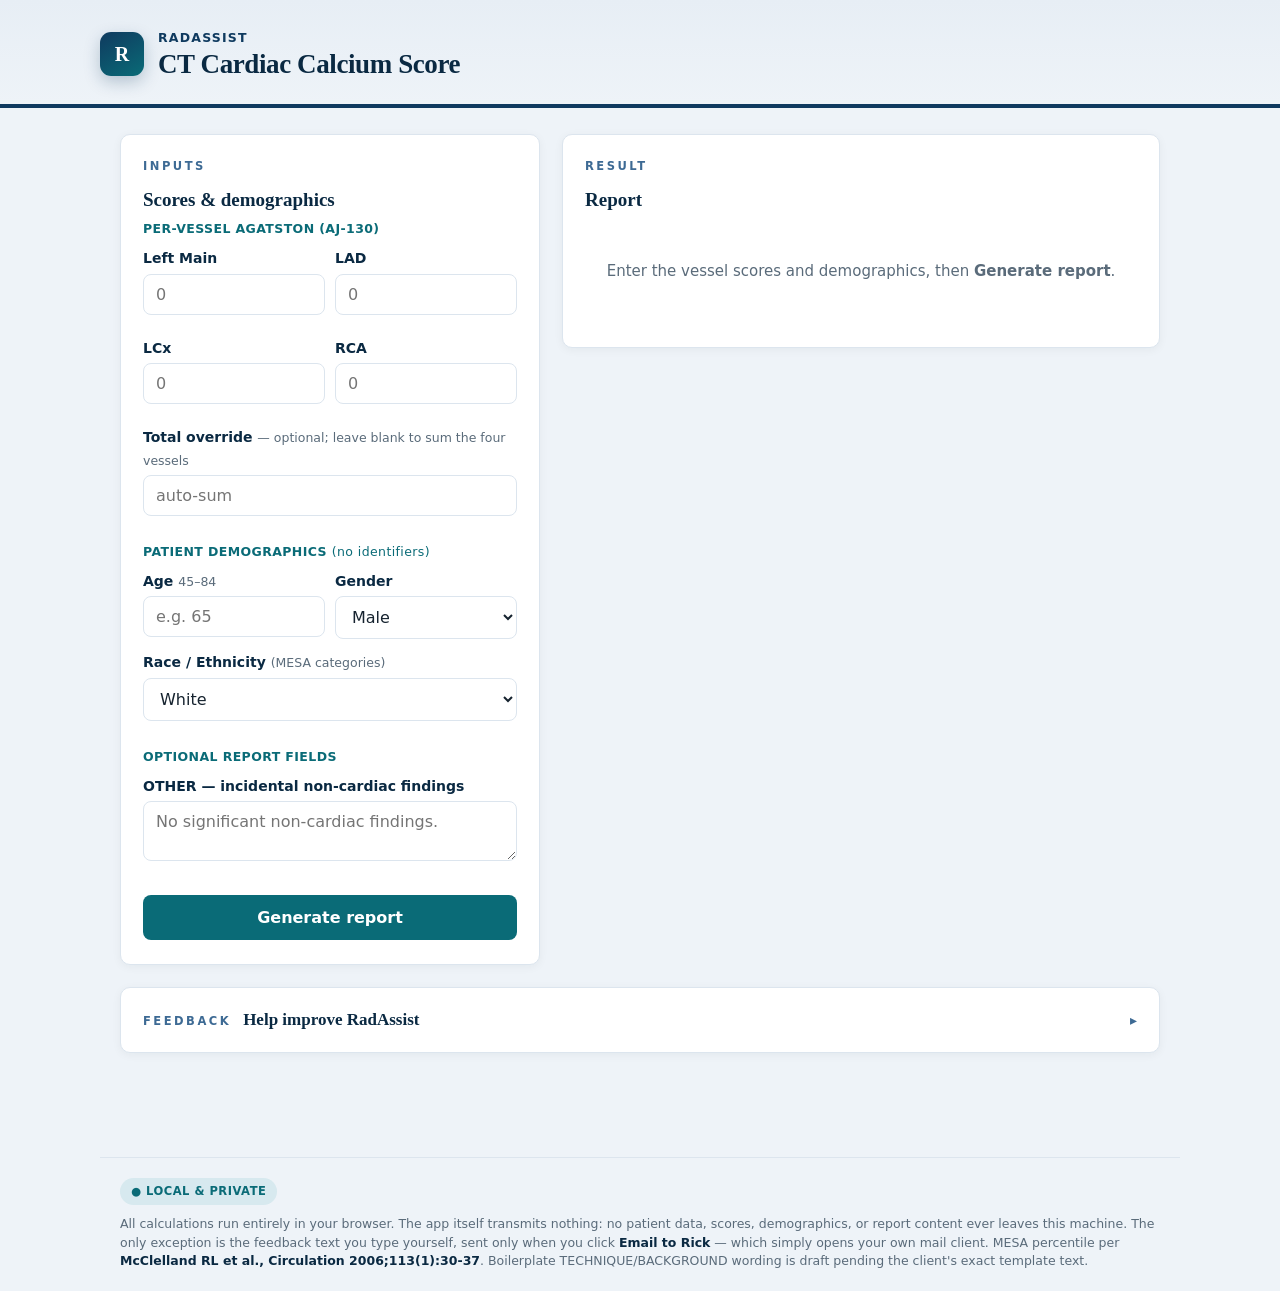
<file: index.html>
<!DOCTYPE html>
<html lang="en">
<head>
  <meta charset="UTF-8" />
  <meta name="viewport" content="width=device-width, initial-scale=1" />
  <meta name="robots" content="noindex, nofollow" />
  <title>RadAssist — CT Cardiac Calcium Score</title>
  <meta name="description" content="Local, privacy-first CT cardiac calcium score report generator with MESA CAC percentile." />
  <!-- No external resources: the app must make zero network calls (system
       font stack in styles.css). -->
  <link rel="stylesheet" href="styles.css" />
</head>
<body>
  <header class="site">
    <div class="brandrow">
      <div class="mark" aria-hidden="true">R</div>
      <div>
        <div class="name">RadAssist</div>
        <h1 class="serif">CT Cardiac Calcium Score</h1>
      </div>
    </div>
  </header>

  <main class="wrap">
    <div class="grid">
      <!-- INPUT -->
      <section class="card" aria-labelledby="input-h">
        <p class="eyebrow">Inputs</p>
        <h2 id="input-h">Scores &amp; demographics</h2>

        <form id="calc-form" novalidate>
          <fieldset>
            <legend>Per-vessel Agatston (AJ-130)</legend>
            <div class="vessels">
              <div class="field">
                <label for="leftMain">Left Main</label>
                <input type="number" id="leftMain" name="leftMain" min="0" step="1" inputmode="numeric" placeholder="0" />
              </div>
              <div class="field">
                <label for="lad">LAD</label>
                <input type="number" id="lad" name="lad" min="0" step="1" inputmode="numeric" placeholder="0" />
              </div>
              <div class="field">
                <label for="lcx">LCx</label>
                <input type="number" id="lcx" name="lcx" min="0" step="1" inputmode="numeric" placeholder="0" />
              </div>
              <div class="field">
                <label for="rca">RCA</label>
                <input type="number" id="rca" name="rca" min="0" step="1" inputmode="numeric" placeholder="0" />
              </div>
            </div>
            <div class="field" style="margin-top:10px">
              <label for="totalOverride">Total override
                <span class="hint">— optional; leave blank to sum the four vessels</span>
              </label>
              <input type="number" id="totalOverride" name="totalOverride" min="0" step="1" inputmode="numeric" placeholder="auto-sum" />
            </div>
          </fieldset>

          <fieldset>
            <legend>Patient demographics <span class="hint" style="text-transform:none;font-weight:400">(no identifiers)</span></legend>
            <div class="demo3">
              <div class="field">
                <label for="age">Age <span class="hint">45–84</span></label>
                <input type="number" id="age" name="age" min="45" max="84" step="1" inputmode="numeric" placeholder="e.g. 65" />
              </div>
              <div class="field">
                <label for="gender">Gender</label>
                <select id="gender" name="gender">
                  <option value="male">Male</option>
                  <option value="female">Female</option>
                </select>
              </div>
            </div>
            <div class="field">
              <label for="ethnicity">Race / Ethnicity <span class="hint">(MESA categories)</span></label>
              <select id="ethnicity" name="ethnicity">
                <option value="white">White</option>
                <option value="black">African-American</option>
                <option value="hispanic">Hispanic</option>
                <option value="chinese">Chinese</option>
              </select>
            </div>
          </fieldset>

          <fieldset>
            <legend>Optional report fields</legend>
            <div class="field">
              <label for="other">OTHER — incidental non-cardiac findings</label>
              <textarea id="other" name="other" rows="2" placeholder="No significant non-cardiac findings."></textarea>
            </div>
          </fieldset>

          <button class="btn" type="submit" id="generate">Generate report</button>
          <div id="form-msg" aria-live="polite"></div>
        </form>
      </section>

      <!-- OUTPUT -->
      <section class="card" aria-labelledby="out-h">
        <p class="eyebrow">Result</p>
        <h2 id="out-h">Report</h2>

        <div id="results" hidden>
          <div class="results-head">
            <div class="stat">
              <div class="num" id="stat-total">—</div>
              <div class="lbl">Total aggregate<br />Agatston score</div>
            </div>
            <div class="stat">
              <div class="num" id="stat-pct">—</div>
              <div class="lbl">MESA percentile<br />(age / sex / ethnicity)</div>
            </div>
            <div class="stat">
              <div class="num" id="stat-prob">—</div>
              <div class="lbl">Est. probability of<br />non-zero CAC</div>
            </div>
          </div>

          <div id="result-msg" aria-live="polite"></div>

          <div class="report-tools">
            <button class="btn secondary" type="button" id="copy-btn">Copy report</button>
            <span class="status" id="copy-status" role="status"></span>
          </div>
          <textarea class="report" id="report-text" readonly aria-label="Generated report"></textarea>
        </div>

        <div id="placeholder" class="placeholder">
          Enter the vessel scores and demographics, then <strong>Generate report</strong>.
        </div>
      </section>
    </div>

    <!-- FEEDBACK -->
    <section class="card feedback" aria-labelledby="fb-h">
      <details id="fb-details">
        <summary>
          <span class="eyebrow" style="margin:0">Feedback</span>
          <span class="fb-title serif" id="fb-h">Help improve RadAssist</span>
        </summary>

        <p class="fb-intro">Help improve RadAssist — your notes go straight to Rick.</p>
        <p class="fb-phi">Notes only, please — don't include any patient information.</p>

        <div class="field">
          <label for="fb-worked">What worked well?</label>
          <textarea id="fb-worked" rows="2" maxlength="800"></textarea>
        </div>
        <div class="field">
          <label for="fb-wrong">What was wrong or off in the report?</label>
          <textarea id="fb-wrong" rows="2" maxlength="800"></textarea>
        </div>
        <div class="field">
          <label for="fb-missing">What's missing / what would save you the most time?</label>
          <textarea id="fb-missing" rows="2" maxlength="800"></textarea>
        </div>
        <div class="field">
          <label for="fb-priority">Overall priority for the next build</label>
          <textarea id="fb-priority" rows="2" maxlength="800"></textarea>
        </div>
        <div class="field fb-name">
          <label for="fb-name">Your name <span class="hint">(optional)</span></label>
          <input type="text" id="fb-name" autocomplete="off" maxlength="100" />
        </div>

        <div class="fb-actions">
          <button class="btn secondary" type="button" id="fb-copy">Copy feedback</button>
          <a class="btn secondary" id="fb-email" href="#">Email to Rick</a>
          <button class="btn secondary" type="button" id="fb-download">Download (.txt)</button>
          <span class="status" id="fb-status" role="status"></span>
        </div>
      </details>
    </section>
  </main>

  <footer class="site">
    <span class="privacy">● Local &amp; private</span>
    <p style="margin:10px 0 0">
      All calculations run entirely in your browser. The app itself transmits
      nothing: no patient data, scores, demographics, or report content ever
      leaves this machine. The only exception is the feedback text you type
      yourself, sent only when you click <strong>Email to Rick</strong> — which
      simply opens your own mail client. MESA percentile per
      <strong>McClelland RL et al., Circulation 2006;113(1):30-37</strong>.
      Boilerplate TECHNIQUE/BACKGROUND wording is draft pending the client's
      exact template text.
    </p>
  </footer>

  <script type="module" src="src/app.js"></script>
</body>
</html>
</file>
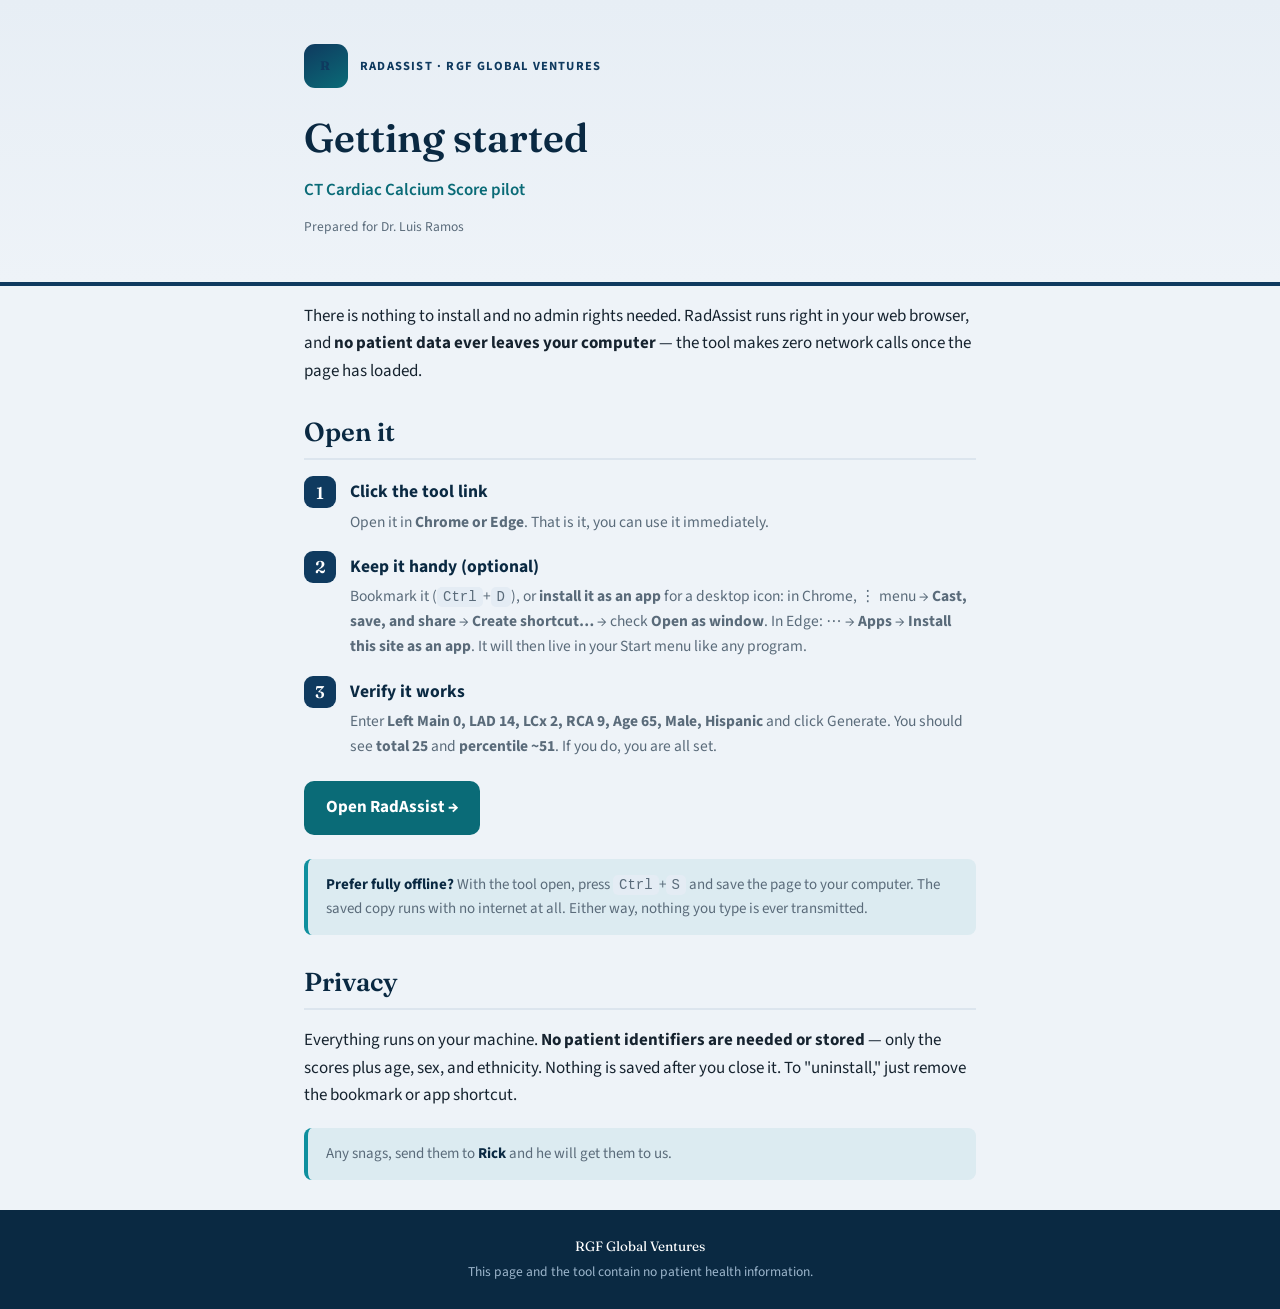
<file: guide-install.html>
<!DOCTYPE html>
<html lang="en">
<head>
<meta charset="utf-8">
<meta name="viewport" content="width=device-width, initial-scale=1">
<meta name="robots" content="noindex, nofollow">
<title>RadAssist — Getting Started / Install</title>
<link rel="preconnect" href="https://fonts.googleapis.com">
<link href="https://fonts.googleapis.com/css2?family=Fraunces:opsz,wght@9..144,500;9..144,600&family=Source+Sans+3:wght@400;600;700&display=swap" rel="stylesheet">
<style>
  :root{--bg:#eef3f8;--card:#fff;--ink:#16232f;--muted:#5a6b7a;--navy:#0f3a5f;--navy-d:#0a2942;--steel:#3d6a94;--teal:#0e8f9e;--teal-d:#0a6b77;--line:#dce5ee;}
  *{box-sizing:border-box;} body{margin:0;background:var(--bg);color:var(--ink);font-family:"Source Sans 3",-apple-system,system-ui,sans-serif;font-size:17px;line-height:1.62;}
  .wrap{max-width:720px;margin:0 auto;padding:0 24px;}
  .serif{font-family:"Fraunces",Georgia,serif;}
  header{background:linear-gradient(180deg,#e7eef5,var(--bg));border-bottom:4px solid var(--navy);padding:44px 24px 30px;}
  .brandrow{display:flex;align-items:center;gap:12px;margin-bottom:18px;}
  .mark{width:44px;height:44px;border-radius:11px;background:linear-gradient(150deg,var(--navy),var(--teal-d));display:grid;place-items:center;color:#fff;font-family:"Fraunces",serif;font-weight:600;font-size:22px;}
  .brandrow span{font-weight:700;letter-spacing:1.2px;color:var(--navy);font-size:12.5px;text-transform:uppercase;}
  h1{font-family:"Fraunces",serif;font-weight:600;font-size:clamp(28px,6vw,40px);margin:0 0 6px;color:var(--navy-d);}
  .sub{color:var(--teal-d);font-weight:600;margin:0;}
  .for{font-size:13.5px;color:var(--muted);margin-top:12px;}
  h2{font-family:"Fraunces",serif;font-weight:600;font-size:clamp(20px,4.5vw,26px);margin:26px 0 8px;color:var(--navy-d);border-bottom:2px solid var(--line);padding-bottom:5px;}
  .step{display:flex;gap:14px;align-items:flex-start;margin:16px 0;}
  .step .n{flex:none;width:32px;height:32px;border-radius:9px;background:var(--navy);color:#fff;font-family:"Fraunces",serif;font-weight:600;display:grid;place-items:center;}
  .step h3{margin:2px 0 3px;font-size:17.5px;color:var(--navy-d);}
  .step p{margin:0;color:var(--muted);font-size:15.5px;}
  .cta{display:inline-block;background:var(--teal-d);color:#fff;text-decoration:none;font-weight:700;padding:13px 22px;border-radius:10px;margin:6px 0;}
  .note{background:rgba(14,143,158,.08);border-left:4px solid var(--teal);border-radius:8px;padding:14px 18px;margin:18px 0;font-size:15px;color:var(--muted);}
  .note b{color:var(--navy-d);}
  code{background:#e4ecf4;padding:2px 6px;border-radius:5px;font-size:14px;}
  footer{background:var(--navy-d);color:#9db6cc;text-align:center;padding:26px 24px;font-size:13.5px;margin-top:30px;}
  footer .b{font-family:"Fraunces",serif;color:#fff;display:block;margin-bottom:3px;}
</style>
</head>
<body>
<header><div class="wrap">
  <div class="brandrow"><span class="mark">R</span><span>RadAssist &middot; RGF Global Ventures</span></div>
  <h1 class="serif">Getting started</h1>
  <p class="sub">CT Cardiac Calcium Score pilot</p>
  <p class="for">Prepared for Dr. Luis Ramos</p>
</div></header>
<div class="wrap">
  <p>There is nothing to install and no admin rights needed. RadAssist runs right in your web browser, and <b>no patient data ever leaves your computer</b> — the tool makes zero network calls once the page has loaded.</p>

  <h2 class="serif">Open it</h2>
  <div class="step"><div class="n">1</div><div><h3>Click the tool link</h3><p>Open it in <b>Chrome or Edge</b>. That is it, you can use it immediately.</p></div></div>
  <div class="step"><div class="n">2</div><div><h3>Keep it handy (optional)</h3><p>Bookmark it (<code>Ctrl</code>+<code>D</code>), or <b>install it as an app</b> for a desktop icon: in Chrome, ⋮ menu &rarr; <b>Cast, save, and share</b> &rarr; <b>Create shortcut…</b> &rarr; check <b>Open as window</b>. In Edge: ⋯ &rarr; <b>Apps</b> &rarr; <b>Install this site as an app</b>. It will then live in your Start menu like any program.</p></div></div>
  <div class="step"><div class="n">3</div><div><h3>Verify it works</h3><p>Enter <b>Left Main 0, LAD 14, LCx 2, RCA 9, Age 65, Male, Hispanic</b> and click Generate. You should see <b>total 25</b> and <b>percentile ~51</b>. If you do, you are all set.</p></div></div>

  <a class="cta" href="./" target="_blank" rel="noopener">Open RadAssist &rarr;</a>

  <div class="note"><b>Prefer fully offline?</b> With the tool open, press <code>Ctrl</code>+<code>S</code> and save the page to your computer. The saved copy runs with no internet at all. Either way, nothing you type is ever transmitted.</div>

  <h2 class="serif">Privacy</h2>
  <p>Everything runs on your machine. <b>No patient identifiers are needed or stored</b> — only the scores plus age, sex, and ethnicity. Nothing is saved after you close it. To "uninstall," just remove the bookmark or app shortcut.</p>

  <div class="note">Any snags, send them to <b>Rick</b> and he will get them to us.</div>
</div>
<footer><div class="wrap"><span class="b serif">RGF Global Ventures</span>This page and the tool contain no patient health information.</div></footer>
</body>
</html>
</file>
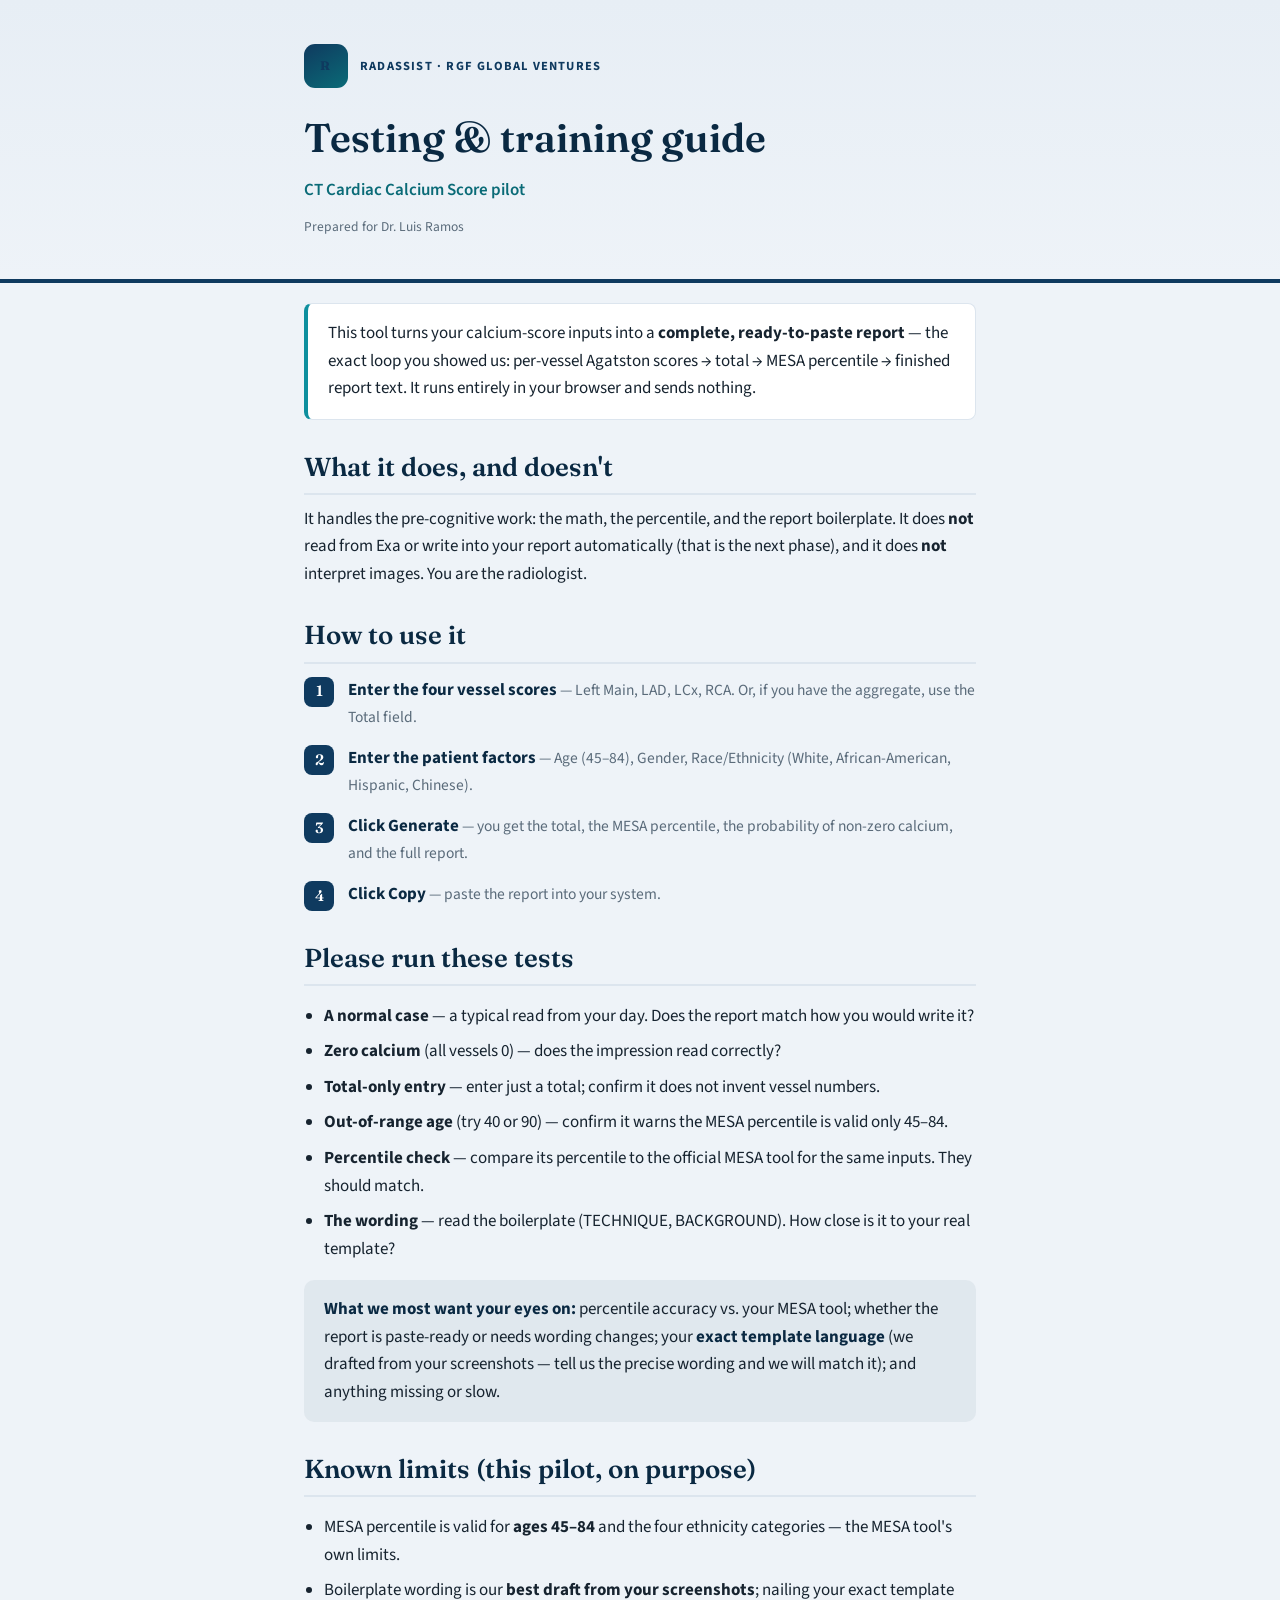
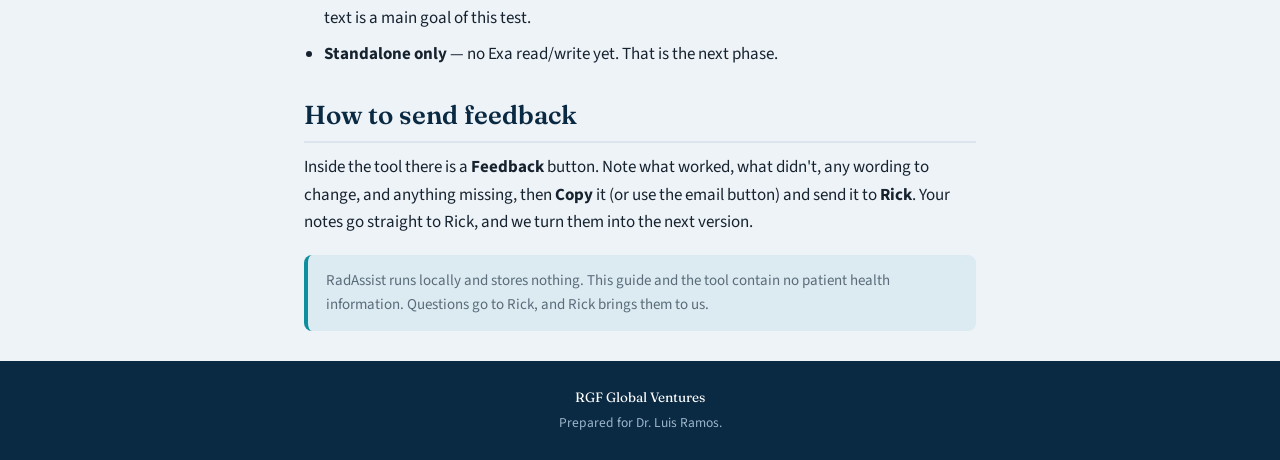
<file: guide-testing.html>
<!DOCTYPE html>
<html lang="en">
<head>
<meta charset="utf-8">
<meta name="viewport" content="width=device-width, initial-scale=1">
<meta name="robots" content="noindex, nofollow">
<title>RadAssist — Testing & Training Guide</title>
<link rel="preconnect" href="https://fonts.googleapis.com">
<link href="https://fonts.googleapis.com/css2?family=Fraunces:opsz,wght@9..144,500;9..144,600&family=Source+Sans+3:wght@400;600;700&display=swap" rel="stylesheet">
<style>
  :root{--bg:#eef3f8;--card:#fff;--ink:#16232f;--muted:#5a6b7a;--navy:#0f3a5f;--navy-d:#0a2942;--steel:#3d6a94;--teal:#0e8f9e;--teal-d:#0a6b77;--line:#dce5ee;}
  *{box-sizing:border-box;} body{margin:0;background:var(--bg);color:var(--ink);font-family:"Source Sans 3",-apple-system,system-ui,sans-serif;font-size:17px;line-height:1.62;}
  .wrap{max-width:720px;margin:0 auto;padding:0 24px;}
  .serif{font-family:"Fraunces",Georgia,serif;}
  header{background:linear-gradient(180deg,#e7eef5,var(--bg));border-bottom:4px solid var(--navy);padding:44px 24px 30px;}
  .brandrow{display:flex;align-items:center;gap:12px;margin-bottom:18px;}
  .mark{width:44px;height:44px;border-radius:11px;background:linear-gradient(150deg,var(--navy),var(--teal-d));display:grid;place-items:center;color:#fff;font-family:"Fraunces",serif;font-weight:600;font-size:22px;}
  .brandrow span{font-weight:700;letter-spacing:1.2px;color:var(--navy);font-size:12.5px;text-transform:uppercase;}
  h1{font-family:"Fraunces",serif;font-weight:600;font-size:clamp(28px,6vw,40px);margin:0 0 6px;color:var(--navy-d);}
  .sub{color:var(--teal-d);font-weight:600;margin:0;}
  .for{font-size:13.5px;color:var(--muted);margin-top:12px;}
  h2{font-family:"Fraunces",serif;font-weight:600;font-size:clamp(20px,4.5vw,26px);margin:26px 0 8px;color:var(--navy-d);border-bottom:2px solid var(--line);padding-bottom:5px;}
  p{margin:11px 0;} ul{padding-left:20px;} li{margin:8px 0;}
  .lead{background:var(--card);border:1px solid var(--line);border-left:4px solid var(--teal);border-radius:8px;padding:16px 20px;margin:20px 0;}
  .num{display:flex;gap:14px;align-items:flex-start;margin:13px 0;}
  .num .n{flex:none;width:30px;height:30px;border-radius:8px;background:var(--navy);color:#fff;font-family:"Fraunces",serif;font-weight:600;display:grid;place-items:center;font-size:15px;}
  .num b{color:var(--navy-d);} .num span{color:var(--muted);font-size:15.5px;}
  .want{background:rgba(15,58,95,.06);border-radius:10px;padding:16px 20px;margin:16px 0;}
  .want b{color:var(--navy-d);}
  .note{background:rgba(14,143,158,.08);border-left:4px solid var(--teal);border-radius:8px;padding:14px 18px;margin:18px 0;font-size:15px;color:var(--muted);}
  .note b{color:var(--navy-d);}
  footer{background:var(--navy-d);color:#9db6cc;text-align:center;padding:26px 24px;font-size:13.5px;margin-top:30px;}
  footer .b{font-family:"Fraunces",serif;color:#fff;display:block;margin-bottom:3px;}
</style>
</head>
<body>
<header><div class="wrap">
  <div class="brandrow"><span class="mark">R</span><span>RadAssist &middot; RGF Global Ventures</span></div>
  <h1 class="serif">Testing &amp; training guide</h1>
  <p class="sub">CT Cardiac Calcium Score pilot</p>
  <p class="for">Prepared for Dr. Luis Ramos</p>
</div></header>
<div class="wrap">
  <div class="lead">This tool turns your calcium-score inputs into a <b>complete, ready-to-paste report</b> — the exact loop you showed us: per-vessel Agatston scores &rarr; total &rarr; MESA percentile &rarr; finished report text. It runs entirely in your browser and sends nothing.</div>

  <h2 class="serif">What it does, and doesn't</h2>
  <p>It handles the pre-cognitive work: the math, the percentile, and the report boilerplate. It does <b>not</b> read from Exa or write into your report automatically (that is the next phase), and it does <b>not</b> interpret images. You are the radiologist.</p>

  <h2 class="serif">How to use it</h2>
  <div class="num"><div class="n">1</div><div><b>Enter the four vessel scores</b> <span>— Left Main, LAD, LCx, RCA. Or, if you have the aggregate, use the Total field.</span></div></div>
  <div class="num"><div class="n">2</div><div><b>Enter the patient factors</b> <span>— Age (45–84), Gender, Race/Ethnicity (White, African-American, Hispanic, Chinese).</span></div></div>
  <div class="num"><div class="n">3</div><div><b>Click Generate</b> <span>— you get the total, the MESA percentile, the probability of non-zero calcium, and the full report.</span></div></div>
  <div class="num"><div class="n">4</div><div><b>Click Copy</b> <span>— paste the report into your system.</span></div></div>

  <h2 class="serif">Please run these tests</h2>
  <ul>
    <li><b>A normal case</b> — a typical read from your day. Does the report match how you would write it?</li>
    <li><b>Zero calcium</b> (all vessels 0) — does the impression read correctly?</li>
    <li><b>Total-only entry</b> — enter just a total; confirm it does not invent vessel numbers.</li>
    <li><b>Out-of-range age</b> (try 40 or 90) — confirm it warns the MESA percentile is valid only 45–84.</li>
    <li><b>Percentile check</b> — compare its percentile to the official MESA tool for the same inputs. They should match.</li>
    <li><b>The wording</b> — read the boilerplate (TECHNIQUE, BACKGROUND). How close is it to your real template?</li>
  </ul>

  <div class="want"><b>What we most want your eyes on:</b> percentile accuracy vs. your MESA tool; whether the report is paste-ready or needs wording changes; your <b>exact template language</b> (we drafted from your screenshots — tell us the precise wording and we will match it); and anything missing or slow.</div>

  <h2 class="serif">Known limits (this pilot, on purpose)</h2>
  <ul>
    <li>MESA percentile is valid for <b>ages 45–84</b> and the four ethnicity categories — the MESA tool's own limits.</li>
    <li>Boilerplate wording is our <b>best draft from your screenshots</b>; nailing your exact template text is a main goal of this test.</li>
    <li><b>Standalone only</b> — no Exa read/write yet. That is the next phase.</li>
  </ul>

  <h2 class="serif">How to send feedback</h2>
  <p>Inside the tool there is a <b>Feedback</b> button. Note what worked, what didn't, any wording to change, and anything missing, then <b>Copy</b> it (or use the email button) and send it to <b>Rick</b>. Your notes go straight to Rick, and we turn them into the next version.</p>

  <div class="note">RadAssist runs locally and stores nothing. This guide and the tool contain no patient health information. Questions go to Rick, and Rick brings them to us.</div>
</div>
<footer><div class="wrap"><span class="b serif">RGF Global Ventures</span>Prepared for Dr. Luis Ramos.</div></footer>
</body>
</html>
</file>
<file: styles.css>
/* RadAssist — CT Cardiac Calcium Score. Brand tokens from the RadAssist site. */
:root {
  --bg: #eef3f8;
  --card: #ffffff;
  --ink: #16232f;
  --muted: #5a6b7a;
  --navy: #0f3a5f;
  --navy-d: #0a2942;
  --steel: #3d6a94;
  --teal: #0e8f9e;
  --teal-d: #0a6b77;
  --amber: #c9862f;
  --danger: #b3341f;
  --line: #dce5ee;
  --radius: 10px;
}

* { box-sizing: border-box; }

body {
  margin: 0;
  background: var(--bg);
  color: var(--ink);
  font-family: "Source Sans 3", -apple-system, system-ui, sans-serif;
  font-size: 17px;
  line-height: 1.6;
  -webkit-font-smoothing: antialiased;
}

.serif { font-family: "Fraunces", Georgia, serif; }

.wrap {
  max-width: 1080px;
  margin: 0 auto;
  padding: 0 20px 64px;
}

/* Header */
header.site {
  background: linear-gradient(180deg, #e7eef5, var(--bg));
  border-bottom: 4px solid var(--navy);
  padding: 28px 20px 24px;
}
.brandrow {
  max-width: 1080px;
  margin: 0 auto;
  display: flex;
  align-items: center;
  gap: 14px;
}
.mark {
  width: 44px; height: 44px; border-radius: 11px; flex: none;
  background: linear-gradient(150deg, var(--navy), var(--teal-d));
  display: grid; place-items: center; color: #fff;
  box-shadow: 0 6px 16px rgba(15, 58, 95, .25);
  font-family: "Fraunces", serif; font-weight: 600; font-size: 20px;
}
.brandrow .name { font-weight: 700; letter-spacing: 1.2px; color: var(--navy);
  font-size: 12.5px; text-transform: uppercase; }
.brandrow h1 {
  font-family: "Fraunces", serif; font-weight: 600;
  font-size: clamp(20px, 4.4vw, 27px); color: var(--navy-d);
  margin: 2px 0 0; letter-spacing: -.4px; line-height: 1.1;
}

/* Layout */
.grid {
  display: grid;
  grid-template-columns: 1fr;
  gap: 22px;
  margin-top: 26px;
}
@media (min-width: 860px) {
  .grid { grid-template-columns: 420px 1fr; align-items: start; }
}

.card {
  background: var(--card);
  border: 1px solid var(--line);
  border-radius: var(--radius);
  box-shadow: 0 2px 10px rgba(16, 35, 47, .05);
  padding: 22px 22px 24px;
}
.card h2 {
  font-family: "Fraunces", serif; font-weight: 600;
  font-size: 19px; color: var(--navy-d); margin: 0 0 4px;
}
.eyebrow {
  font-size: 11.5px; letter-spacing: 2.5px; text-transform: uppercase;
  color: var(--steel); font-weight: 700; margin: 0 0 10px;
}

fieldset { border: none; margin: 0 0 14px; padding: 0; }
legend {
  font-size: 12.5px; font-weight: 700; letter-spacing: .4px;
  text-transform: uppercase; color: var(--teal-d); padding: 0 0 8px;
}

.field { margin-bottom: 12px; }
.field label {
  display: block; font-weight: 600; font-size: 14px;
  color: var(--navy-d); margin-bottom: 4px;
}
.field .hint { font-weight: 400; color: var(--muted); font-size: 12.5px; }

input[type="number"], select, textarea {
  width: 100%; padding: 10px 12px; font-size: 16px;
  color: var(--ink); background: #fff;
  border: 1px solid var(--line); border-radius: 8px;
  font-family: inherit;
}
input:focus-visible, select:focus-visible, textarea:focus-visible,
button:focus-visible {
  outline: 3px solid rgba(14, 143, 158, .35);
  outline-offset: 1px; border-color: var(--teal);
}
input[aria-invalid="true"] { border-color: var(--danger); background: #fdf3f1; }

.vessels { display: grid; grid-template-columns: 1fr 1fr; gap: 10px; }
.demo3 { display: grid; grid-template-columns: 1fr; gap: 10px; }
@media (min-width: 520px) { .demo3 { grid-template-columns: 1fr 1fr; } }

.btn {
  appearance: none; border: none; cursor: pointer;
  font-family: inherit; font-weight: 700; font-size: 16px;
  border-radius: 8px; padding: 13px 18px; width: 100%;
  background: var(--teal-d); color: #fff;
  transition: background .18s ease;
}
.btn:hover { background: var(--teal); }
.btn.secondary { background: transparent; color: var(--teal-d);
  border: 1.5px solid var(--teal-d); width: auto; padding: 9px 16px; font-size: 14px; }
.btn.secondary:hover { background: rgba(14, 143, 158, .08); }

.msg { border-radius: 8px; padding: 12px 14px; font-size: 14.5px; margin: 12px 0 0; }
.msg.warn { background: #fbf3e6; border: 1px solid #eacf9f; color: #7a531a; }
.msg.error { background: #fdf0ed; border: 1px solid #e6b6ab; color: var(--danger); }

/* Results */
.results-head { display: flex; flex-wrap: wrap; gap: 14px; margin-bottom: 16px; }
.stat {
  flex: 1 1 150px; background: #f7fafc; border: 1px solid var(--line);
  border-top: 3px solid var(--teal); border-radius: 12px;
  padding: 16px 16px; text-align: center;
}
.stat .num {
  font-family: "Fraunces", serif; font-weight: 600;
  font-size: clamp(28px, 6vw, 38px); line-height: 1; color: var(--teal-d);
  letter-spacing: -.5px;
}
.stat .lbl { font-size: 12.5px; color: var(--muted); margin-top: 7px; line-height: 1.35; }

.report-tools { display: flex; align-items: center; gap: 12px; margin-bottom: 8px; }
.report-tools .status { font-size: 13px; color: var(--teal-d); font-weight: 600; }

textarea.report {
  width: 100%; min-height: 460px; resize: vertical;
  font-family: "SFMono-Regular", ui-monospace, Menlo, Consolas, monospace;
  font-size: 13px; line-height: 1.55; color: var(--ink);
  background: #fbfdff; border: 1px solid var(--line); border-radius: 8px;
  padding: 14px 16px; white-space: pre-wrap; word-break: break-word;
}

.placeholder {
  color: var(--muted); font-size: 15px; padding: 40px 10px; text-align: center;
}

/* Feedback panel */
.card.feedback { margin-top: 22px; padding-top: 18px; padding-bottom: 18px; }
.feedback summary {
  cursor: pointer; list-style: none;
  display: flex; align-items: baseline; gap: 12px; flex-wrap: wrap;
}
.feedback summary::-webkit-details-marker { display: none; }
.feedback summary::after {
  content: "▸"; color: var(--steel); font-size: 14px; margin-left: auto;
  transition: transform .18s ease;
}
.feedback details[open] summary::after { transform: rotate(90deg); }
.fb-title {
  font-family: "Fraunces", serif; font-weight: 600;
  font-size: 17px; color: var(--navy-d);
}
.fb-intro { margin: 14px 0 2px; font-size: 15px; color: var(--ink); }
.fb-phi { margin: 0 0 14px; font-size: 12.5px; color: var(--teal-d); font-weight: 600; }
.feedback textarea { resize: vertical; }
.fb-name input { max-width: 320px; }
.fb-actions { display: flex; align-items: center; gap: 12px; margin-top: 6px; flex-wrap: wrap; }
.fb-actions .status { font-size: 13px; color: var(--teal-d); font-weight: 600; }
a.btn { display: inline-block; text-align: center; text-decoration: none; line-height: normal; }

footer.site {
  max-width: 1080px; margin: 40px auto 0; padding: 20px;
  border-top: 1px solid var(--line); color: var(--muted);
  font-size: 12.5px; line-height: 1.5;
}
footer.site strong { color: var(--navy-d); }

.privacy {
  display: inline-flex; align-items: center; gap: 7px;
  background: rgba(14, 143, 158, .1); color: var(--teal-d);
  font-weight: 700; font-size: 11.5px; letter-spacing: .5px; text-transform: uppercase;
  padding: 5px 11px; border-radius: 999px;
}

@media (prefers-reduced-motion: reduce) { * { transition: none !important; } }
</file>
